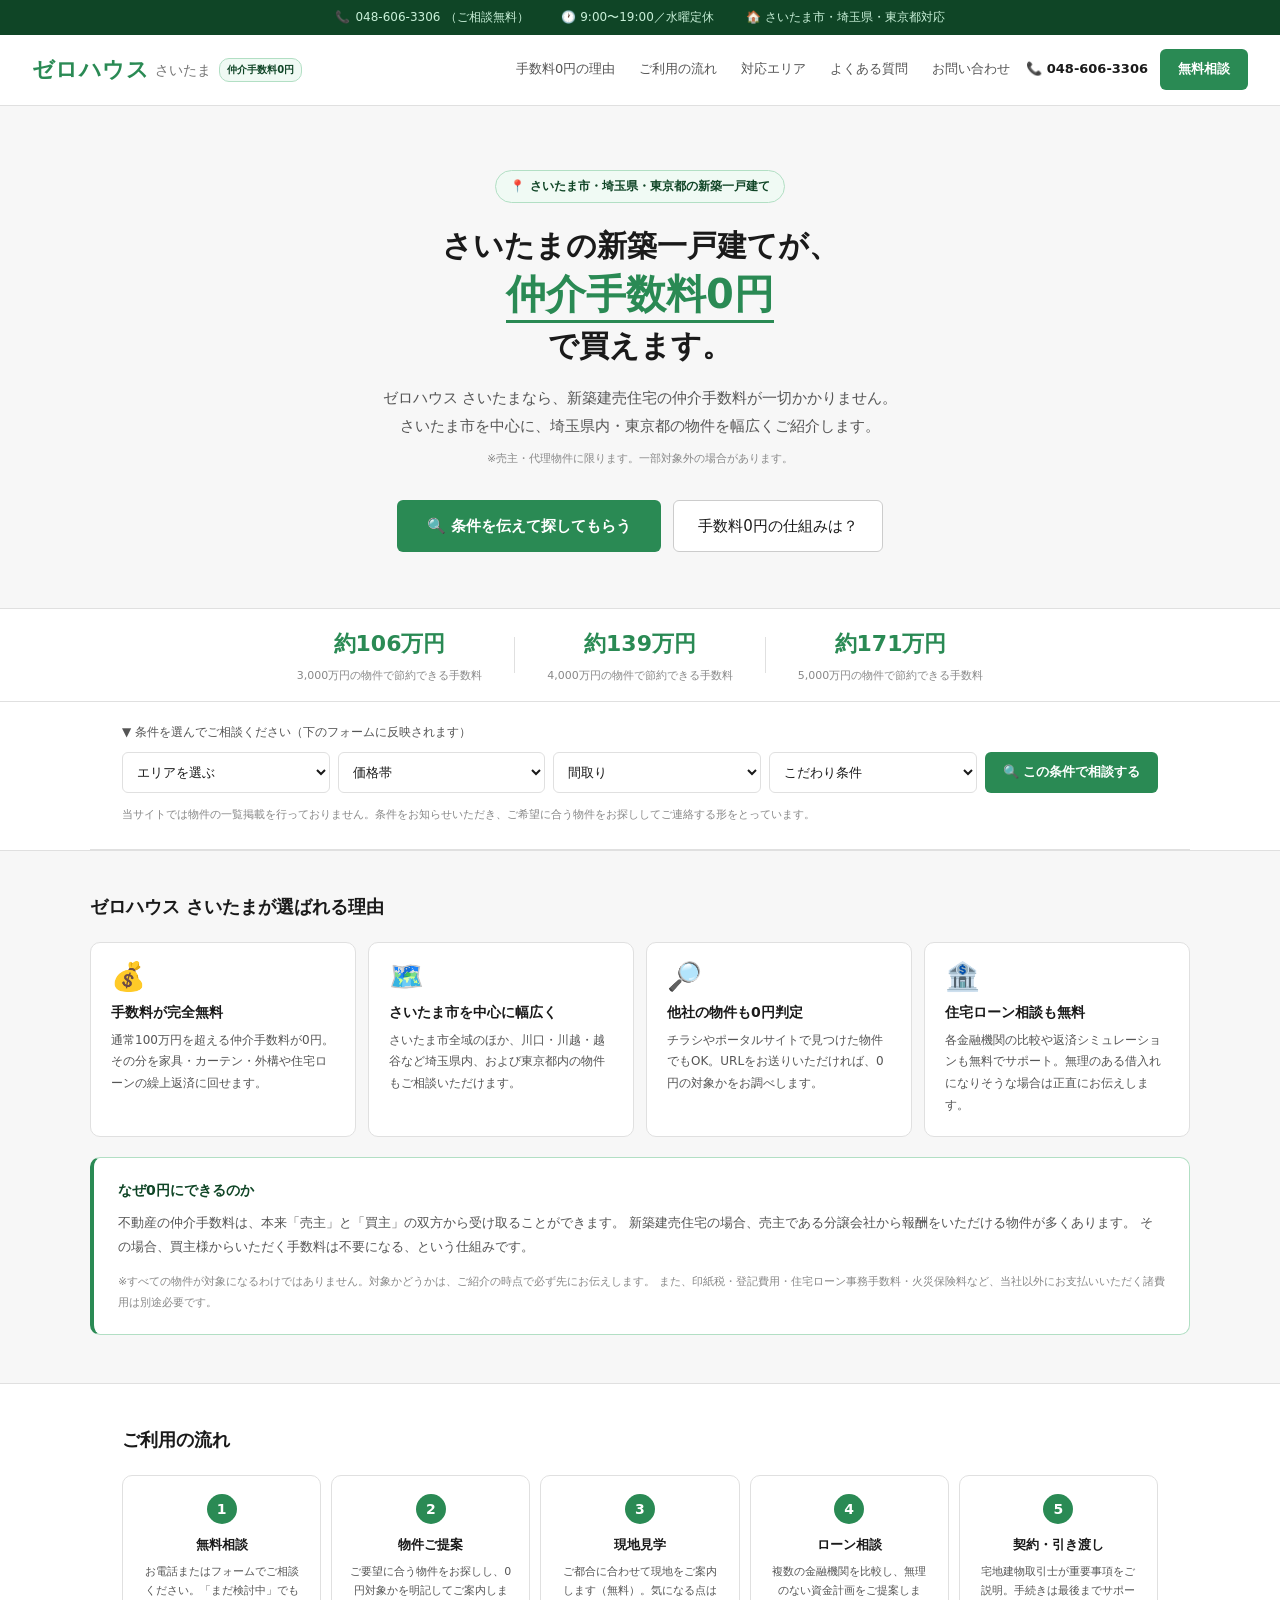
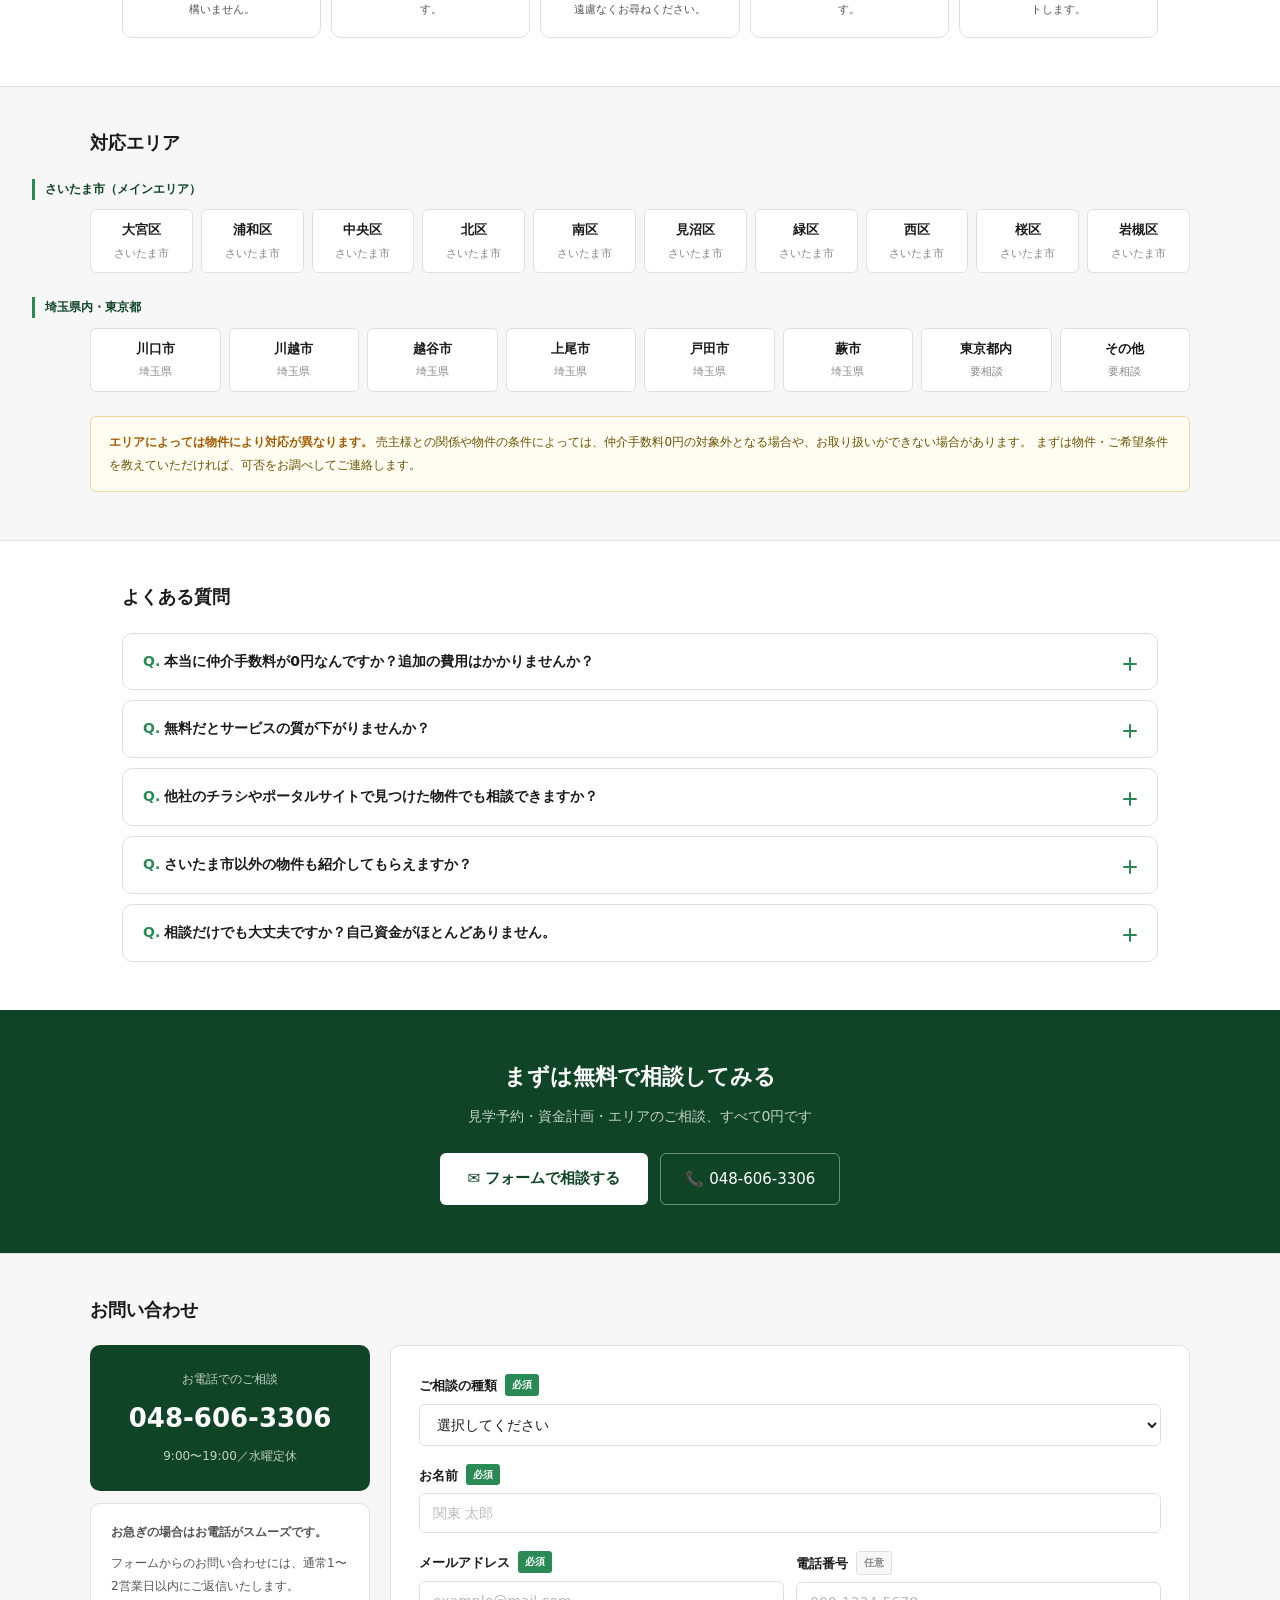
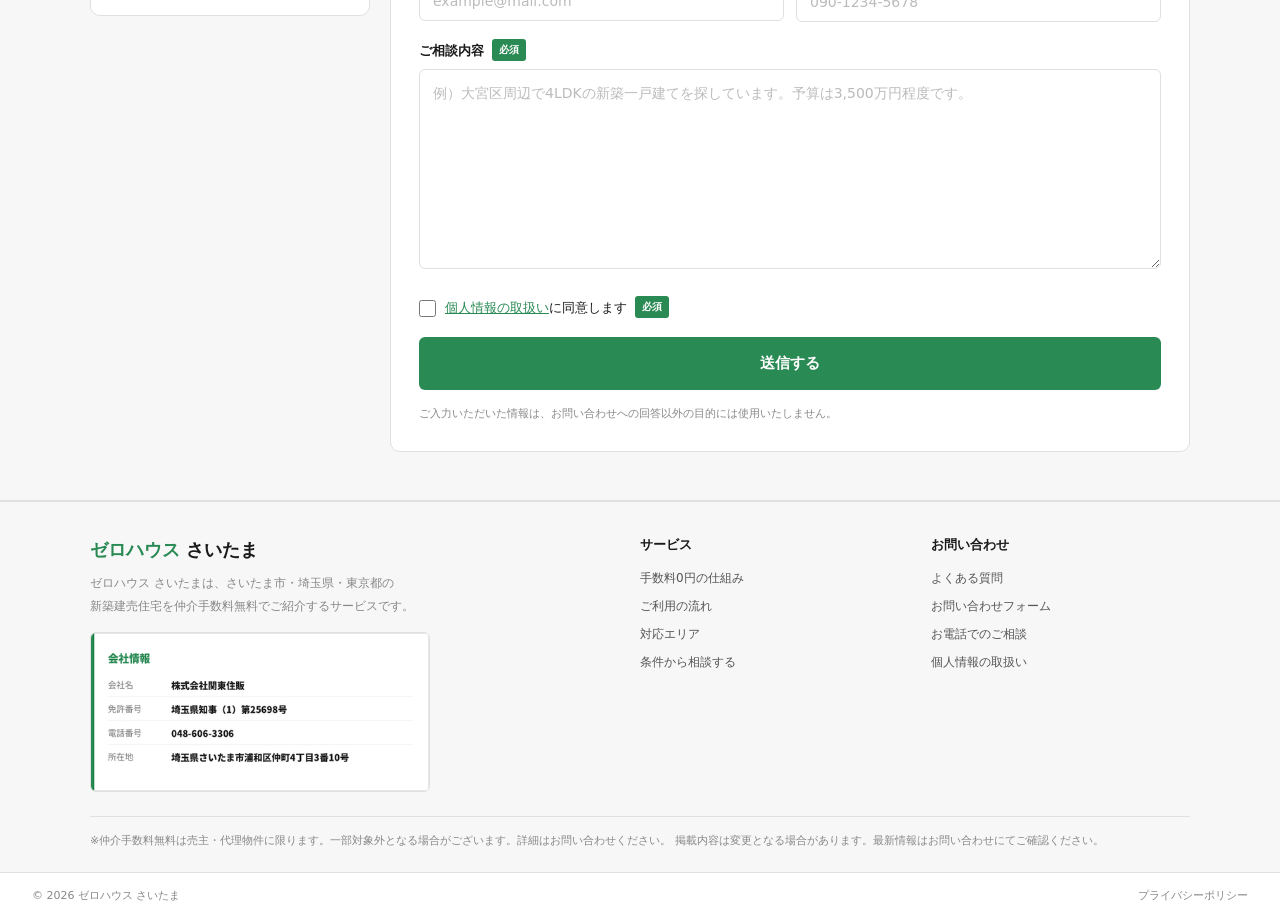
<file: index.html>
<!DOCTYPE html>
<html lang="ja">
<head>
<meta charset="UTF-8">
<meta name="viewport" content="width=device-width, initial-scale=1.0">
<title>ゼロハウス さいたま｜さいたま市の新築一戸建てが仲介手数料0円</title>
<meta name="description" content="さいたま市の新築一戸建て（建売住宅）を仲介手数料0円でご紹介。埼玉県内・東京都の物件にも対応します。3,000万円の物件なら約106万円の節約に。ご相談は無料です。">
<meta name="keywords" content="仲介手数料0円,仲介手数料無料,さいたま市,新築一戸建て,建売住宅,大宮,浦和,埼玉県,東京都">
<link rel="canonical" href="https://zerohouse-saitama.github.io/">

<!-- OGP（LINEやXでURLを共有したときに表示される情報） -->
<meta property="og:type" content="website">
<meta property="og:title" content="ゼロハウス さいたま｜新築一戸建てが仲介手数料0円">
<meta property="og:description" content="さいたま市の新築一戸建てを仲介手数料0円でご紹介。埼玉県内・東京都の物件にも対応します。">
<meta property="og:url" content="https://zerohouse-saitama.github.io/">
<meta property="og:image" content="https://zerohouse-saitama.github.io/assets/img/ogp.png">
<meta property="og:image:width" content="1200">
<meta property="og:image:height" content="630">
<meta name="twitter:card" content="summary_large_image">
<meta property="og:site_name" content="ゼロハウス さいたま">
<meta property="og:locale" content="ja_JP">

<link rel="icon" href="data:image/svg+xml,<svg xmlns='http://www.w3.org/2000/svg' viewBox='0 0 100 100'><rect width='100' height='100' rx='20' fill='%232a8a54'/><path d='M20 52 50 26l30 26v28H20z' fill='none' stroke='%23fff' stroke-width='8' stroke-linejoin='round'/></svg>">
<link rel="stylesheet" href="assets/css/style.css">
</head>
<body>

<a href="#main" class="skip-link">本文へスキップ</a>

<!-- ============ トップバー ============ -->
<div class="topbar">
  <span>📞 <a href="tel:0486063306">048-606-3306</a>（ご相談無料）</span>
  <span>🕐 9:00〜19:00／水曜定休</span>
  <span class="hide-sp">🏠 さいたま市・埼玉県・東京都対応</span>
</div>

<!-- ============ ナビ ============ -->
<nav class="nav" id="nav">
  <a class="logo" href="#top">
    <span class="logo-zero">ゼロハウス</span>
    <span class="logo-city">さいたま</span>
    <span class="logo-tag">仲介手数料0円</span>
  </a>

  <div class="nav-links" id="navLinks">
    <a href="#merit">手数料0円の理由</a>
    <a href="#flow">ご利用の流れ</a>
    <a href="#area">対応エリア</a>
    <a href="#faq">よくある質問</a>
    <a href="#contact">お問い合わせ</a>
  </div>

  <div class="nav-right">
    <a class="nav-tel" href="tel:0486063306">📞 048-606-3306</a>
    <a class="btn-primary" href="#contact">無料相談</a>
  </div>

  <button class="hamburger" id="hamburger" aria-label="メニューを開く" aria-expanded="false" aria-controls="navLinks">
    <span></span><span></span><span></span>
  </button>
</nav>

<main id="main">

<!-- ============ ヒーロー ============ -->
<section class="hero" id="top">
  <div class="hero-pill">📍 さいたま市・埼玉県・東京都の新築一戸建て</div>
  <h1>
    さいたまの新築一戸建てが、<br>
    <span class="hero-zero">仲介手数料0円</span><br>
    で買えます。
  </h1>
  <p class="hero-sub">
    ゼロハウス さいたまなら、新築建売住宅の仲介手数料が一切かかりません。<br>
    さいたま市を中心に、埼玉県内・東京都の物件を幅広くご紹介します。
  </p>
  <p class="hero-note">※売主・代理物件に限ります。一部対象外の場合があります。</p>
  <div class="hero-btns">
    <a class="btn-hero" href="#search">🔍 条件を伝えて探してもらう</a>
    <a class="btn-secondary" href="#merit">手数料0円の仕組みは？</a>
  </div>
</section>

<!-- ============ 節約額バー ============ -->
<div class="savings-bar" aria-label="節約できる仲介手数料の目安">
  <div class="savings-item">
    <div class="savings-num">約106万円</div>
    <div class="savings-label">3,000万円の物件で節約できる手数料</div>
  </div>
  <div class="savings-div"></div>
  <div class="savings-item">
    <div class="savings-num">約139万円</div>
    <div class="savings-label">4,000万円の物件で節約できる手数料</div>
  </div>
  <div class="savings-div"></div>
  <div class="savings-item">
    <div class="savings-num">約171万円</div>
    <div class="savings-label">5,000万円の物件で節約できる手数料</div>
  </div>
</div>

<!-- ============ 条件から相談 ============ -->
<section class="search-wrap" id="search">
  <div class="search-label">▼ 条件を選んでご相談ください（下のフォームに反映されます）</div>
  <div class="search-row">
    <select id="sArea" aria-label="エリア">
      <option value="">エリアを選ぶ</option>
      <option>さいたま市大宮区</option>
      <option>さいたま市浦和区</option>
      <option>さいたま市中央区</option>
      <option>さいたま市北区</option>
      <option>さいたま市南区</option>
      <option>さいたま市見沼区</option>
      <option>さいたま市緑区</option>
      <option>さいたま市西区</option>
      <option>さいたま市桜区</option>
      <option>さいたま市岩槻区</option>
      <option>川口市</option>
      <option>川越市</option>
      <option>越谷市</option>
      <option>上尾市</option>
      <option>その他の埼玉県内</option>
      <option>東京都内</option>
    </select>
    <select id="sPrice" aria-label="価格帯">
      <option value="">価格帯</option>
      <option>〜3,000万円</option>
      <option>3,000〜4,000万円</option>
      <option>4,000〜5,000万円</option>
      <option>5,000万円〜</option>
    </select>
    <select id="sMadori" aria-label="間取り">
      <option value="">間取り</option>
      <option>3LDK</option>
      <option>4LDK</option>
      <option>5LDK〜</option>
    </select>
    <select id="sOption" aria-label="こだわり条件">
      <option value="">こだわり条件</option>
      <option>駐車場2台以上</option>
      <option>駅徒歩10分以内</option>
      <option>角地</option>
      <option>南向き</option>
    </select>
    <button class="search-btn" id="searchBtn" type="button">🔍 この条件で相談する</button>
  </div>
  <p class="search-note">
    当サイトでは物件の一覧掲載を行っておりません。条件をお知らせいただき、ご希望に合う物件をお探ししてご連絡する形をとっています。
  </p>
</section>

<!-- ============ 選ばれる理由 ============ -->
<section class="section section-alt" id="merit">
  <div class="sec-hd"><h2 class="sec-title">ゼロハウス さいたまが選ばれる理由</h2></div>
  <div class="merit-grid">
    <div class="merit-card">
      <div class="merit-icon" aria-hidden="true">💰</div>
      <h3 class="merit-title">手数料が完全無料</h3>
      <p class="merit-desc">通常100万円を超える仲介手数料が0円。その分を家具・カーテン・外構や住宅ローンの繰上返済に回せます。</p>
    </div>
    <div class="merit-card">
      <div class="merit-icon" aria-hidden="true">🗺️</div>
      <h3 class="merit-title">さいたま市を中心に幅広く</h3>
      <p class="merit-desc">さいたま市全域のほか、川口・川越・越谷など埼玉県内、および東京都内の物件もご相談いただけます。</p>
    </div>
    <div class="merit-card">
      <div class="merit-icon" aria-hidden="true">🔎</div>
      <h3 class="merit-title">他社の物件も0円判定</h3>
      <p class="merit-desc">チラシやポータルサイトで見つけた物件でもOK。URLをお送りいただければ、0円の対象かをお調べします。</p>
    </div>
    <div class="merit-card">
      <div class="merit-icon" aria-hidden="true">🏦</div>
      <h3 class="merit-title">住宅ローン相談も無料</h3>
      <p class="merit-desc">各金融機関の比較や返済シミュレーションも無料でサポート。無理のある借入れになりそうな場合は正直にお伝えします。</p>
    </div>
  </div>

  <div class="merit-explain">
    <h3 class="merit-explain-title">なぜ0円にできるのか</h3>
    <p>
      不動産の仲介手数料は、本来「売主」と「買主」の双方から受け取ることができます。
      新築建売住宅の場合、売主である分譲会社から報酬をいただける物件が多くあります。
      その場合、買主様からいただく手数料は不要になる、という仕組みです。
    </p>
    <p class="merit-explain-note">
      ※すべての物件が対象になるわけではありません。対象かどうかは、ご紹介の時点で必ず先にお伝えします。
      また、印紙税・登記費用・住宅ローン事務手数料・火災保険料など、当社以外にお支払いいただく諸費用は別途必要です。
    </p>
  </div>
</section>

<!-- ============ ご利用の流れ ============ -->
<section class="section" id="flow">
  <div class="sec-hd"><h2 class="sec-title">ご利用の流れ</h2></div>
  <div class="flow-grid">
    <div class="flow-card">
      <div class="flow-num">1</div>
      <h3 class="flow-title">無料相談</h3>
      <p class="flow-desc">お電話またはフォームでご相談ください。「まだ検討中」でも構いません。</p>
    </div>
    <div class="flow-card">
      <div class="flow-num">2</div>
      <h3 class="flow-title">物件ご提案</h3>
      <p class="flow-desc">ご要望に合う物件をお探しし、0円対象かを明記してご案内します。</p>
    </div>
    <div class="flow-card">
      <div class="flow-num">3</div>
      <h3 class="flow-title">現地見学</h3>
      <p class="flow-desc">ご都合に合わせて現地をご案内します（無料）。気になる点は遠慮なくお尋ねください。</p>
    </div>
    <div class="flow-card">
      <div class="flow-num">4</div>
      <h3 class="flow-title">ローン相談</h3>
      <p class="flow-desc">複数の金融機関を比較し、無理のない資金計画をご提案します。</p>
    </div>
    <div class="flow-card">
      <div class="flow-num">5</div>
      <h3 class="flow-title">契約・引き渡し</h3>
      <p class="flow-desc">宅地建物取引士が重要事項をご説明。手続きは最後までサポートします。</p>
    </div>
  </div>
</section>

<!-- ============ 対応エリア ============ -->
<section class="section section-alt" id="area">
  <div class="sec-hd"><h2 class="sec-title">対応エリア</h2></div>

  <p class="area-group-label">さいたま市（メインエリア）</p>
  <div class="area-grid">
    <div class="area-card"><div class="area-name">大宮区</div><div class="area-sub">さいたま市</div></div>
    <div class="area-card"><div class="area-name">浦和区</div><div class="area-sub">さいたま市</div></div>
    <div class="area-card"><div class="area-name">中央区</div><div class="area-sub">さいたま市</div></div>
    <div class="area-card"><div class="area-name">北区</div><div class="area-sub">さいたま市</div></div>
    <div class="area-card"><div class="area-name">南区</div><div class="area-sub">さいたま市</div></div>
    <div class="area-card"><div class="area-name">見沼区</div><div class="area-sub">さいたま市</div></div>
    <div class="area-card"><div class="area-name">緑区</div><div class="area-sub">さいたま市</div></div>
    <div class="area-card"><div class="area-name">西区</div><div class="area-sub">さいたま市</div></div>
    <div class="area-card"><div class="area-name">桜区</div><div class="area-sub">さいたま市</div></div>
    <div class="area-card"><div class="area-name">岩槻区</div><div class="area-sub">さいたま市</div></div>
  </div>

  <p class="area-group-label">埼玉県内・東京都</p>
  <div class="area-grid">
    <div class="area-card"><div class="area-name">川口市</div><div class="area-sub">埼玉県</div></div>
    <div class="area-card"><div class="area-name">川越市</div><div class="area-sub">埼玉県</div></div>
    <div class="area-card"><div class="area-name">越谷市</div><div class="area-sub">埼玉県</div></div>
    <div class="area-card"><div class="area-name">上尾市</div><div class="area-sub">埼玉県</div></div>
    <div class="area-card"><div class="area-name">戸田市</div><div class="area-sub">埼玉県</div></div>
    <div class="area-card"><div class="area-name">蕨市</div><div class="area-sub">埼玉県</div></div>
    <div class="area-card"><div class="area-name">東京都内</div><div class="area-sub">要相談</div></div>
    <div class="area-card"><div class="area-name">その他</div><div class="area-sub">要相談</div></div>
  </div>

  <p class="area-caution">
    <strong>エリアによっては物件により対応が異なります。</strong>
    売主様との関係や物件の条件によっては、仲介手数料0円の対象外となる場合や、お取り扱いができない場合があります。
    まずは物件・ご希望条件を教えていただければ、可否をお調べしてご連絡します。
  </p>
</section>

<!-- ============ FAQ ============ -->
<section class="section" id="faq">
  <div class="sec-hd"><h2 class="sec-title">よくある質問</h2></div>
  <div class="faq-list">

    <div class="faq-item">
      <button class="faq-q" type="button" aria-expanded="false">
        <span><span class="faq-q-mark">Q.</span>本当に仲介手数料が0円なんですか？追加の費用はかかりませんか？</span>
        <span class="faq-icon" aria-hidden="true"></span>
      </button>
      <div class="faq-a"><p>
        はい。売主様から報酬をいただける仕組みのため、買主様の仲介手数料は0円です。名目を変えた手数料の請求も行いません。
        対象となるのは売主・代理物件です。<br>
        ただし、印紙税・登記費用・住宅ローン事務手数料・火災保険料など、当社以外にお支払いいただく諸費用は別途必要です。
        金額はご契約前に一覧でご提示します。
      </p></div>
    </div>

    <div class="faq-item">
      <button class="faq-q" type="button" aria-expanded="false">
        <span><span class="faq-q-mark">Q.</span>無料だとサービスの質が下がりませんか？</span>
        <span class="faq-icon" aria-hidden="true"></span>
      </button>
      <div class="faq-a"><p>
        物件のご案内、重要事項説明、住宅ローンのご相談、お引渡しまで、有料の場合と変わらない内容でサポートいたします。
        良い点だけでなく、日当たりや周辺環境、将来の修繕費用など、気になる点も同じようにご説明します。
      </p></div>
    </div>

    <div class="faq-item">
      <button class="faq-q" type="button" aria-expanded="false">
        <span><span class="faq-q-mark">Q.</span>他社のチラシやポータルサイトで見つけた物件でも相談できますか？</span>
        <span class="faq-icon" aria-hidden="true"></span>
      </button>
      <div class="faq-a"><p>
        はい。物件名・所在地・掲載ページのURLなど、分かる範囲でお知らせください。
        仲介手数料0円の対象になるかをお調べしてご連絡します。対象外の場合も、その理由をはっきりお伝えします。
      </p></div>
    </div>

    <div class="faq-item">
      <button class="faq-q" type="button" aria-expanded="false">
        <span><span class="faq-q-mark">Q.</span>さいたま市以外の物件も紹介してもらえますか？</span>
        <span class="faq-icon" aria-hidden="true"></span>
      </button>
      <div class="faq-a"><p>
        埼玉県内および東京都内の物件もご相談いただけます。
        ただし物件によっては、0円の対象外となる場合や、お取り扱いができない場合があります。
        まずは物件を教えていただければ、可否をお調べします。
      </p></div>
    </div>

    <div class="faq-item">
      <button class="faq-q" type="button" aria-expanded="false">
        <span><span class="faq-q-mark">Q.</span>相談だけでも大丈夫ですか？自己資金がほとんどありません。</span>
        <span class="faq-icon" aria-hidden="true"></span>
      </button>
      <div class="faq-a"><p>
        もちろん大丈夫です。「まだ検討段階」「予算感を知りたい」といったご相談も歓迎しています。
        しつこい営業電話やDMは行いません。<br>
        頭金が少ない場合でも、諸費用を含めた住宅ローンをご利用いただける可能性があります。
        まずは資金計画のご相談からお願いいたします。
      </p></div>
    </div>

  </div>
</section>

<!-- ============ CTA ============ -->
<div class="cta-block">
  <h2>まずは無料で相談してみる</h2>
  <p>見学予約・資金計画・エリアのご相談、すべて0円です</p>
  <div class="cta-btns">
    <a class="cta-white" href="#contact">✉️ フォームで相談する</a>
    <a class="cta-ghost" href="tel:0486063306">📞 048-606-3306</a>
  </div>
</div>

<!-- ============ お問い合わせ ============ -->
<section class="section section-alt" id="contact">
  <div class="sec-hd"><h2 class="sec-title">お問い合わせ</h2></div>

  <div class="contact-wrap">
    <aside class="contact-side">
      <div class="contact-tel">
        <div class="contact-tel-label">お電話でのご相談</div>
        <a class="contact-tel-num" href="tel:0486063306">048-606-3306</a>
        <div class="contact-tel-hours">9:00〜19:00／水曜定休</div>
      </div>
      <div class="contact-note">
        <p><strong>お急ぎの場合はお電話がスムーズです。</strong></p>
        <p>フォームからのお問い合わせには、通常1〜2営業日以内にご返信いたします。</p>
      </div>
    </aside>

    <form class="form" id="contactForm" novalidate>
      <div class="f-row">
        <label class="f-label" for="f-type">ご相談の種類<span class="req">必須</span></label>
        <select class="f-input" id="f-type" name="ご相談の種類" required>
          <option value="">選択してください</option>
          <option>新築一戸建てを探している</option>
          <option>気になる物件が0円対象か知りたい</option>
          <option>住宅ローン・資金計画について</option>
          <option>中古住宅・土地について</option>
          <option>その他</option>
        </select>
        <p class="f-err" data-err></p>
      </div>

      <div class="f-row">
        <label class="f-label" for="f-name">お名前<span class="req">必須</span></label>
        <input class="f-input" type="text" id="f-name" name="お名前" autocomplete="name" placeholder="関東 太郎" required>
        <p class="f-err" data-err></p>
      </div>

      <div class="f-row f-row-half">
        <div>
          <label class="f-label" for="f-mail">メールアドレス<span class="req">必須</span></label>
          <input class="f-input" type="email" id="f-mail" name="メールアドレス" autocomplete="email" placeholder="example@mail.com" required>
          <p class="f-err" data-err></p>
        </div>
        <div>
          <label class="f-label" for="f-tel">電話番号<span class="opt">任意</span></label>
          <input class="f-input" type="tel" id="f-tel" name="電話番号" autocomplete="tel" placeholder="090-1234-5678">
          <p class="f-err" data-err></p>
        </div>
      </div>

      <div class="f-row">
        <label class="f-label" for="f-msg">ご相談内容<span class="req">必須</span></label>
        <textarea class="f-input" id="f-msg" name="ご相談内容" rows="7" placeholder="例）大宮区周辺で4LDKの新築一戸建てを探しています。予算は3,500万円程度です。" required></textarea>
        <p class="f-err" data-err></p>
      </div>

      <div class="f-row">
        <label class="check">
          <input type="checkbox" id="f-agree" required>
          <span><a href="privacy.html" target="_blank" rel="noopener">個人情報の取扱い</a>に同意します<span class="req">必須</span></span>
        </label>
        <p class="f-err" data-err></p>
      </div>

      <button class="btn-hero btn-block" type="submit" id="submitBtn">送信する</button>
      <p class="f-status" id="formStatus" role="status" aria-live="polite"></p>
      <p class="f-note">ご入力いただいた情報は、お問い合わせへの回答以外の目的には使用いたしません。</p>
    </form>
  </div>
</section>

</main>

<!-- ============ フッター ============ -->
<footer class="footer-main">
  <div class="footer-cols">
    <div>
      <div class="f-logo"><span class="f-logo-zero">ゼロハウス</span> さいたま</div>
      <div class="f-tagline">
        ゼロハウス さいたまは、さいたま市・埼玉県・東京都の<br>
        新築建売住宅を仲介手数料無料でご紹介するサービスです。
      </div>
      <!-- 会社情報：検索エンジンに拾われないよう画像で表示しています -->
      <img class="f-company-img" src="assets/img/company.png" alt="会社情報" width="480" height="224" loading="lazy">
    </div>
    <div>
      <div class="f-col-title">サービス</div>
      <div class="f-links">
        <a href="#merit">手数料0円の仕組み</a>
        <a href="#flow">ご利用の流れ</a>
        <a href="#area">対応エリア</a>
        <a href="#search">条件から相談する</a>
      </div>
    </div>
    <div>
      <div class="f-col-title">お問い合わせ</div>
      <div class="f-links">
        <a href="#faq">よくある質問</a>
        <a href="#contact">お問い合わせフォーム</a>
        <a href="tel:0486063306">お電話でのご相談</a>
        <a href="privacy.html">個人情報の取扱い</a>
      </div>
    </div>
  </div>
  <div class="f-note-legal">
    ※仲介手数料無料は売主・代理物件に限ります。一部対象外となる場合がございます。詳細はお問い合わせください。
    掲載内容は変更となる場合があります。最新情報はお問い合わせにてご確認ください。
  </div>
</footer>

<div class="footer-bottom">
  <span>&copy; <span id="year">2026</span> ゼロハウス さいたま</span>
  <div class="footer-bottom-links">
    <a href="privacy.html">プライバシーポリシー</a>
  </div>
</div>

<a class="fab" href="tel:0486063306" aria-label="電話をかける">
  <span aria-hidden="true">📞</span>
  <span class="fab-text">お電話</span>
</a>

<script src="assets/js/main.js"></script>
</body>
</html>
</file>
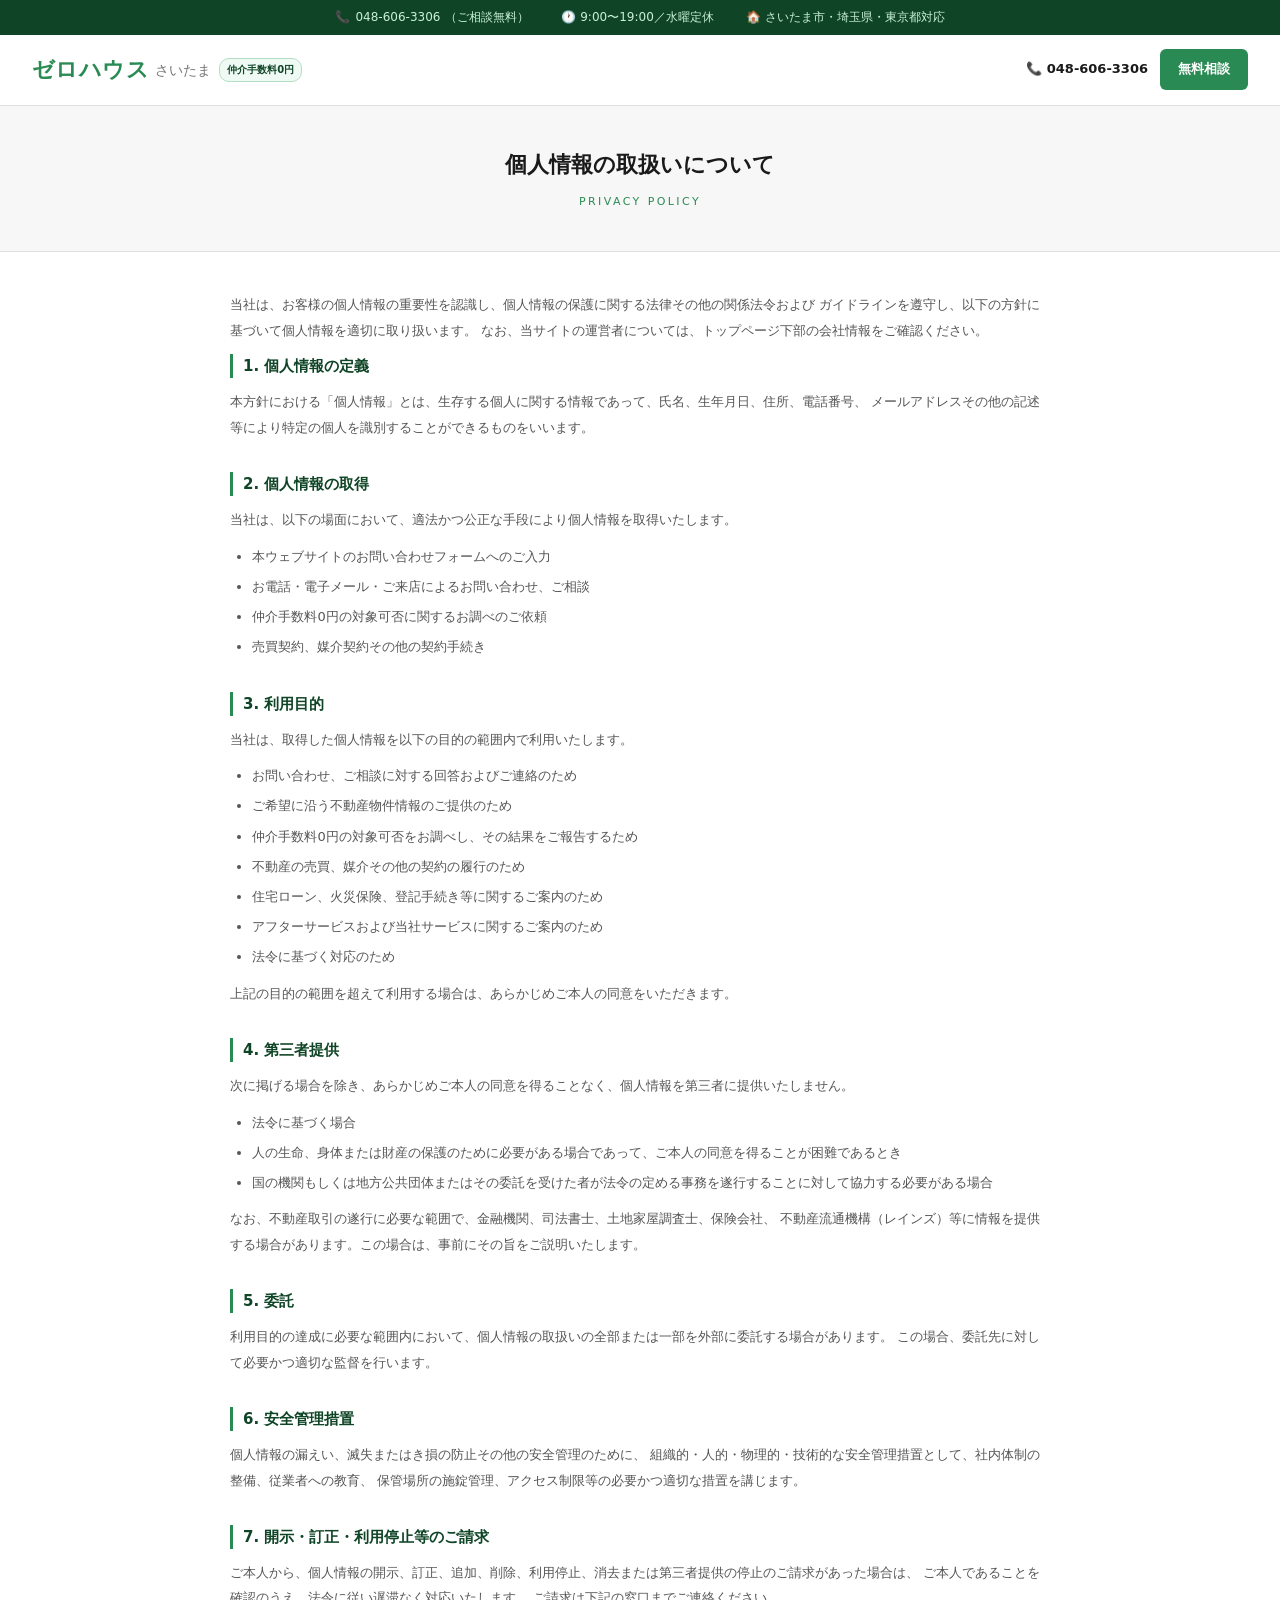
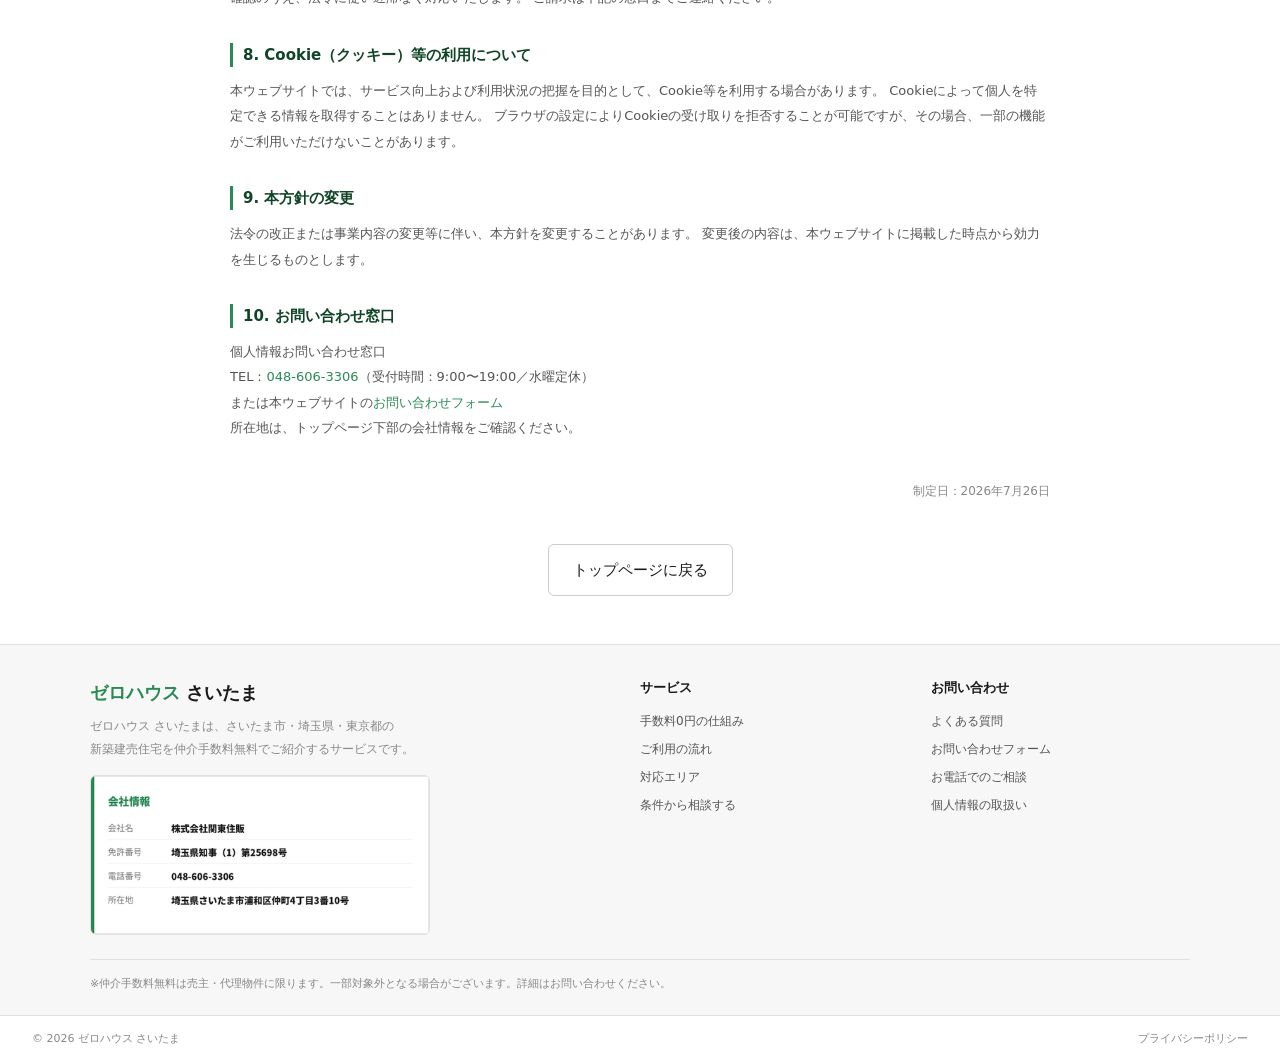
<file: privacy.html>
<!DOCTYPE html>
<html lang="ja">
<head>
<meta charset="UTF-8">
<meta name="viewport" content="width=device-width, initial-scale=1.0">
<title>個人情報の取扱いについて｜ゼロハウス さいたま</title>
<meta name="description" content="ゼロハウス さいたまにおける個人情報の取扱い方針をご説明します。">
<link rel="icon" href="data:image/svg+xml,<svg xmlns='http://www.w3.org/2000/svg' viewBox='0 0 100 100'><rect width='100' height='100' rx='20' fill='%232a8a54'/><path d='M20 52 50 26l30 26v28H20z' fill='none' stroke='%23fff' stroke-width='8' stroke-linejoin='round'/></svg>">
<link rel="stylesheet" href="assets/css/style.css">
<style>
  .page-head{
    background:var(--surface-bg); border-bottom:1px solid var(--border);
    padding:2.5rem 2rem; text-align:center;
  }
  .page-head h1{ font-size:22px; font-weight:700; color:var(--text-primary); }
  .page-head p{ font-size:11px; letter-spacing:.22em; color:var(--primary); margin-top:8px; }

  .legal{ max-width:820px; margin-inline:auto; }
  .legal h2{
    font-size:15px; font-weight:700; color:var(--primary-text);
    margin:2rem 0 .7rem; padding-left:10px; border-left:3px solid var(--primary);
    line-height:1.6;
  }
  .legal h2:first-of-type{ margin-top:0; }
  .legal p{ font-size:13px; color:var(--text-secondary); line-height:1.95; margin-bottom:.7rem; }
  .legal ul{ list-style:disc; padding-left:1.4em; margin:.7rem 0; }
  .legal li{ font-size:13px; color:var(--text-secondary); line-height:1.95; margin-bottom:.3rem; }
  .legal .date{ text-align:right; font-size:12px; color:var(--text-muted); margin-top:2.5rem; }
  .legal .back{ text-align:center; margin-top:2.5rem; }
</style>
</head>
<body>

<a href="#main" class="skip-link">本文へスキップ</a>

<div class="topbar">
  <span>📞 <a href="tel:0486063306">048-606-3306</a>（ご相談無料）</span>
  <span>🕐 9:00〜19:00／水曜定休</span>
  <span class="hide-sp">🏠 さいたま市・埼玉県・東京都対応</span>
</div>

<nav class="nav">
  <a class="logo" href="index.html">
    <span class="logo-zero">ゼロハウス</span>
    <span class="logo-city">さいたま</span>
    <span class="logo-tag">仲介手数料0円</span>
  </a>
  <div class="nav-right" style="margin-left:auto;">
    <a class="nav-tel" href="tel:0486063306">📞 048-606-3306</a>
    <a class="btn-primary" href="index.html#contact">無料相談</a>
  </div>
</nav>

<div class="page-head">
  <h1>個人情報の取扱いについて</h1>
  <p>PRIVACY POLICY</p>
</div>

<main id="main" class="section">
  <div class="legal">

    <p>
      当社は、お客様の個人情報の重要性を認識し、個人情報の保護に関する法律その他の関係法令および
      ガイドラインを遵守し、以下の方針に基づいて個人情報を適切に取り扱います。
      なお、当サイトの運営者については、トップページ下部の会社情報をご確認ください。
    </p>

    <h2>1. 個人情報の定義</h2>
    <p>
      本方針における「個人情報」とは、生存する個人に関する情報であって、氏名、生年月日、住所、電話番号、
      メールアドレスその他の記述等により特定の個人を識別することができるものをいいます。
    </p>

    <h2>2. 個人情報の取得</h2>
    <p>当社は、以下の場面において、適法かつ公正な手段により個人情報を取得いたします。</p>
    <ul>
      <li>本ウェブサイトのお問い合わせフォームへのご入力</li>
      <li>お電話・電子メール・ご来店によるお問い合わせ、ご相談</li>
      <li>仲介手数料0円の対象可否に関するお調べのご依頼</li>
      <li>売買契約、媒介契約その他の契約手続き</li>
    </ul>

    <h2>3. 利用目的</h2>
    <p>当社は、取得した個人情報を以下の目的の範囲内で利用いたします。</p>
    <ul>
      <li>お問い合わせ、ご相談に対する回答およびご連絡のため</li>
      <li>ご希望に沿う不動産物件情報のご提供のため</li>
      <li>仲介手数料0円の対象可否をお調べし、その結果をご報告するため</li>
      <li>不動産の売買、媒介その他の契約の履行のため</li>
      <li>住宅ローン、火災保険、登記手続き等に関するご案内のため</li>
      <li>アフターサービスおよび当社サービスに関するご案内のため</li>
      <li>法令に基づく対応のため</li>
    </ul>
    <p>上記の目的の範囲を超えて利用する場合は、あらかじめご本人の同意をいただきます。</p>

    <h2>4. 第三者提供</h2>
    <p>次に掲げる場合を除き、あらかじめご本人の同意を得ることなく、個人情報を第三者に提供いたしません。</p>
    <ul>
      <li>法令に基づく場合</li>
      <li>人の生命、身体または財産の保護のために必要がある場合であって、ご本人の同意を得ることが困難であるとき</li>
      <li>国の機関もしくは地方公共団体またはその委託を受けた者が法令の定める事務を遂行することに対して協力する必要がある場合</li>
    </ul>
    <p>
      なお、不動産取引の遂行に必要な範囲で、金融機関、司法書士、土地家屋調査士、保険会社、
      不動産流通機構（レインズ）等に情報を提供する場合があります。この場合は、事前にその旨をご説明いたします。
    </p>

    <h2>5. 委託</h2>
    <p>
      利用目的の達成に必要な範囲内において、個人情報の取扱いの全部または一部を外部に委託する場合があります。
      この場合、委託先に対して必要かつ適切な監督を行います。
    </p>

    <h2>6. 安全管理措置</h2>
    <p>
      個人情報の漏えい、滅失またはき損の防止その他の安全管理のために、
      組織的・人的・物理的・技術的な安全管理措置として、社内体制の整備、従業者への教育、
      保管場所の施錠管理、アクセス制限等の必要かつ適切な措置を講じます。
    </p>

    <h2>7. 開示・訂正・利用停止等のご請求</h2>
    <p>
      ご本人から、個人情報の開示、訂正、追加、削除、利用停止、消去または第三者提供の停止のご請求があった場合は、
      ご本人であることを確認のうえ、法令に従い遅滞なく対応いたします。
      ご請求は下記の窓口までご連絡ください。
    </p>

    <h2>8. Cookie（クッキー）等の利用について</h2>
    <p>
      本ウェブサイトでは、サービス向上および利用状況の把握を目的として、Cookie等を利用する場合があります。
      Cookieによって個人を特定できる情報を取得することはありません。
      ブラウザの設定によりCookieの受け取りを拒否することが可能ですが、その場合、一部の機能がご利用いただけないことがあります。
    </p>

    <h2>9. 本方針の変更</h2>
    <p>
      法令の改正または事業内容の変更等に伴い、本方針を変更することがあります。
      変更後の内容は、本ウェブサイトに掲載した時点から効力を生じるものとします。
    </p>

    <h2>10. お問い合わせ窓口</h2>
    <p>
      個人情報お問い合わせ窓口<br>
      TEL：<a href="tel:0486063306" style="color:var(--primary);">048-606-3306</a>（受付時間：9:00〜19:00／水曜定休）<br>
      または本ウェブサイトの<a href="index.html#contact" style="color:var(--primary);">お問い合わせフォーム</a><br>
      所在地は、トップページ下部の会社情報をご確認ください。
    </p>

    <p class="date">制定日：2026年7月26日</p>

    <div class="back">
      <a class="btn-secondary" href="index.html">トップページに戻る</a>
    </div>
  </div>
</main>

<footer class="footer-main">
  <div class="footer-cols">
    <div>
      <div class="f-logo"><span class="f-logo-zero">ゼロハウス</span> さいたま</div>
      <div class="f-tagline">
        ゼロハウス さいたまは、さいたま市・埼玉県・東京都の<br>
        新築建売住宅を仲介手数料無料でご紹介するサービスです。
      </div>
      <!-- 会社情報：検索エンジンに拾われないよう画像で表示しています -->
      <img class="f-company-img" src="assets/img/company.png" alt="会社情報" width="480" height="224" loading="lazy">
    </div>
    <div>
      <div class="f-col-title">サービス</div>
      <div class="f-links">
        <a href="index.html#merit">手数料0円の仕組み</a>
        <a href="index.html#flow">ご利用の流れ</a>
        <a href="index.html#area">対応エリア</a>
        <a href="index.html#search">条件から相談する</a>
      </div>
    </div>
    <div>
      <div class="f-col-title">お問い合わせ</div>
      <div class="f-links">
        <a href="index.html#faq">よくある質問</a>
        <a href="index.html#contact">お問い合わせフォーム</a>
        <a href="tel:0486063306">お電話でのご相談</a>
        <a href="privacy.html">個人情報の取扱い</a>
      </div>
    </div>
  </div>
  <div class="f-note-legal">
    ※仲介手数料無料は売主・代理物件に限ります。一部対象外となる場合がございます。詳細はお問い合わせください。
  </div>
</footer>

<div class="footer-bottom">
  <span>&copy; <span id="year">2026</span> ゼロハウス さいたま</span>
  <div class="footer-bottom-links">
    <a href="privacy.html">プライバシーポリシー</a>
  </div>
</div>

<script src="assets/js/main.js"></script>
</body>
</html>
</file>
<file: assets/css/style.css>
@charset "UTF-8";

/* =========================================================
   ゼロハウス さいたま
   style.css
   ---------------------------------------------------------
   色を変えたいときは、下の :root だけ書き換えれば
   サイト全体に反映されます。
   ========================================================= */

:root{
  /* ブランドカラー（グリーン） */
  --primary:        #2a8a54;   /* メイングリーン */
  --primary-dark:   #1a6e3c;   /* 濃いグリーン（ホバー） */
  --primary-deep:   #0f4526;   /* 最も濃いグリーン（トップバー・CTA） */
  --primary-light:  #f0faf4;   /* 薄いグリーン背景 */
  --primary-border: #b2dfc4;   /* 薄いグリーンのボーダー */
  --primary-text:   #0f4526;   /* 薄背景の上の文字色 */

  /* 文字・背景 */
  --text-primary:   #1a1a1a;
  --text-secondary: #555555;
  --text-muted:     #888888;
  --border:         #e0e0e0;
  --surface-bg:     #f7f7f7;
  --white:          #ffffff;

  /* 状態色 */
  --error:          #c62828;

  --radius:         10px;
  --radius-sm:      6px;
  --max:            1100px;

  --font: 'Hiragino Kaku Gothic ProN', 'Hiragino Sans', 'Noto Sans JP',
          'Yu Gothic Medium', 'Yu Gothic', Meiryo, system-ui, sans-serif;
}

/* ---------- リセット ---------- */
*,*::before,*::after{ margin:0; padding:0; box-sizing:border-box; }
html{ scroll-behavior:smooth; scroll-padding-top:76px; -webkit-text-size-adjust:100%; }
body{
  font-family:var(--font);
  color:var(--text-primary);
  background:var(--white);
  line-height:1.75;
}
a{ text-decoration:none; color:inherit; }
img{ display:block; max-width:100%; height:auto; }
ul,ol{ list-style:none; }
button{ font:inherit; color:inherit; cursor:pointer; }
h1,h2,h3,p{ margin:0; }

:focus-visible{ outline:3px solid var(--primary); outline-offset:2px; border-radius:3px; }

.skip-link{ position:absolute; left:-9999px; top:0; z-index:9999; background:var(--primary-deep); color:#fff; padding:12px 20px; }
.skip-link:focus{ left:0; }

.hide-sp{ display:inline-flex; }

/* =========================================================
   トップバー
   ========================================================= */
.topbar{
  background:var(--primary-deep); color:#c8f0d8;
  font-size:12px; padding:7px 2rem;
  display:flex; justify-content:center; align-items:center;
  gap:2rem; flex-wrap:wrap;
}
.topbar span{ display:flex; align-items:center; gap:5px; }
.topbar a{ color:inherit; }
.topbar a:hover{ text-decoration:underline; }

/* =========================================================
   ナビ
   ========================================================= */
.nav{
  display:flex; align-items:center; justify-content:space-between;
  gap:1rem; padding:.9rem 2rem; background:#fff;
  border-bottom:1px solid var(--border);
  position:sticky; top:0; z-index:100;
}
.logo{ display:flex; align-items:center; flex:0 0 auto; }
.logo-zero{ font-size:22px; font-weight:700; color:var(--primary); letter-spacing:.02em; }
.logo-city{ font-size:14px; color:#777; margin-left:6px; }
.logo-tag{
  font-size:10px; background:var(--primary-light); color:var(--primary-text);
  border:1px solid var(--primary-border); padding:2px 7px; border-radius:10px;
  margin-left:8px; font-weight:600; white-space:nowrap;
}

.nav-links{ display:flex; gap:1.5rem; margin-left:auto; }
.nav-links a{ font-size:13px; color:#555; white-space:nowrap; }
.nav-links a:hover{ color:var(--primary); }

.nav-right{ display:flex; align-items:center; gap:12px; flex:0 0 auto; }
.nav-tel{ font-size:13px; font-weight:600; color:var(--text-primary); white-space:nowrap; }
.nav-tel:hover{ color:var(--primary); }

.btn-primary{
  background:var(--primary); color:#fff; border:none;
  padding:9px 18px; border-radius:var(--radius-sm);
  font-size:13px; font-weight:600; white-space:nowrap;
  display:inline-block; transition:background-color .2s;
}
.btn-primary:hover{ background:var(--primary-dark); }

.hamburger{ display:none; width:42px; height:42px; border:0; background:transparent; position:relative; }
.hamburger span{
  position:absolute; left:11px; width:20px; height:2px; background:var(--primary-deep);
  transition:transform .3s, opacity .2s, top .3s;
}
.hamburger span:nth-child(1){ top:14px; }
.hamburger span:nth-child(2){ top:20px; }
.hamburger span:nth-child(3){ top:26px; }
.hamburger.is-open span:nth-child(1){ top:20px; transform:rotate(45deg); }
.hamburger.is-open span:nth-child(2){ opacity:0; }
.hamburger.is-open span:nth-child(3){ top:20px; transform:rotate(-45deg); }

/* =========================================================
   ヒーロー
   ========================================================= */
.hero{
  background:var(--surface-bg); padding:4rem 2rem 3.5rem;
  text-align:center; border-bottom:1px solid var(--border);
}
.hero-pill{
  display:inline-flex; align-items:center; gap:6px;
  background:var(--primary-light); border:1px solid var(--primary-border);
  color:var(--primary-text); font-size:12px; font-weight:600;
  padding:5px 14px; border-radius:20px; margin-bottom:1.25rem;
}
.hero h1{
  font-size:30px; font-weight:700; line-height:1.5;
  color:var(--text-primary); margin-bottom:1rem;
}
.hero-zero{
  display:inline-block; color:var(--primary); font-size:40px;
  border-bottom:3px solid var(--primary); line-height:1.3;
}
.hero-sub{ font-size:15px; color:var(--text-secondary); line-height:1.9; margin-bottom:.5rem; }
.hero-note{ font-size:11px; color:var(--text-muted); margin-bottom:2rem; }
.hero-btns{ display:flex; gap:12px; justify-content:center; flex-wrap:wrap; }

.btn-hero{
  background:var(--primary); color:#fff; border:none;
  padding:13px 30px; border-radius:var(--radius-sm);
  font-size:15px; font-weight:700; display:inline-block;
  transition:background-color .2s;
}
.btn-hero:hover{ background:var(--primary-dark); }
.btn-hero:disabled{ background:var(--text-muted); cursor:not-allowed; }
.btn-block{ display:block; width:100%; }

.btn-secondary{
  background:#fff; color:var(--text-primary);
  border:1px solid #ccc; padding:12px 24px; border-radius:var(--radius-sm);
  font-size:15px; display:inline-block; transition:border-color .2s, color .2s;
}
.btn-secondary:hover{ border-color:var(--primary); color:var(--primary); }

/* =========================================================
   節約額バー
   ========================================================= */
.savings-bar{
  background:#fff; border-bottom:1px solid var(--border);
  padding:1rem 2rem; display:flex; align-items:center; justify-content:center;
  gap:2rem; flex-wrap:wrap;
}
.savings-item{ text-align:center; }
.savings-num{ font-size:22px; font-weight:700; color:var(--primary); }
.savings-label{ font-size:11px; color:var(--text-muted); margin-top:2px; }
.savings-div{ width:1px; height:36px; background:var(--border); }

/* =========================================================
   条件から相談
   ========================================================= */
.search-wrap{
  background:#fff; padding:1.25rem 2rem 1.5rem;
  border-bottom:1px solid var(--border);
  max-width:var(--max); margin-inline:auto;
}
.search-label{ font-size:12px; color:var(--text-secondary); margin-bottom:.6rem; }
.search-row{ display:flex; gap:8px; flex-wrap:wrap; }
.search-row select{
  flex:1; min-width:130px; padding:9px 10px;
  border:1px solid var(--border); border-radius:var(--radius-sm);
  font-size:13px; font-family:inherit; color:var(--text-primary); background:#fff;
  cursor:pointer;
}
.search-btn{
  background:var(--primary); color:#fff; border:none;
  padding:9px 18px; border-radius:var(--radius-sm);
  font-size:13px; font-weight:600; white-space:nowrap;
  transition:background-color .2s;
}
.search-btn:hover{ background:var(--primary-dark); }
.search-note{ font-size:11px; color:var(--text-muted); margin-top:.75rem; line-height:1.8; }

/* =========================================================
   セクション共通
   ========================================================= */
.section{ padding:2.5rem 2rem 3rem; max-width:var(--max); margin-inline:auto; }
.section-alt{
  background:var(--surface-bg);
  border-top:1px solid var(--border); border-bottom:1px solid var(--border);
  max-width:none;
}
.section-alt > *{ max-width:var(--max); margin-inline:auto; }
.sec-hd{ display:flex; align-items:baseline; justify-content:space-between; margin-bottom:1.25rem; }
.sec-title{ font-size:18px; font-weight:700; color:var(--text-primary); }

/* =========================================================
   選ばれる理由
   ========================================================= */
.merit-grid{ display:grid; grid-template-columns:repeat(auto-fit, minmax(190px,1fr)); gap:12px; }
.merit-card{
  background:#fff; border:1px solid var(--border); border-radius:var(--radius);
  padding:1.25rem; transition:border-color .2s, box-shadow .2s;
}
.merit-card:hover{ border-color:var(--primary-border); box-shadow:0 2px 8px rgba(42,138,84,.1); }
.merit-icon{ font-size:28px; margin-bottom:10px; line-height:1; }
.merit-title{ font-size:14px; font-weight:700; color:var(--text-primary); margin-bottom:6px; line-height:1.6; }
.merit-desc{ font-size:12px; color:var(--text-secondary); line-height:1.8; }

.merit-explain{
  margin-top:1.25rem; background:#fff;
  border:1px solid var(--primary-border); border-left:4px solid var(--primary);
  border-radius:var(--radius); padding:1.25rem 1.5rem;
}
.merit-explain-title{ font-size:14px; font-weight:700; color:var(--primary-text); margin-bottom:.5rem; }
.merit-explain p{ font-size:13px; color:var(--text-secondary); line-height:1.9; }
.merit-explain-note{ margin-top:.75rem; font-size:11px !important; color:var(--text-muted) !important; }

/* =========================================================
   ご利用の流れ
   ========================================================= */
.flow-grid{ display:grid; grid-template-columns:repeat(auto-fit, minmax(150px,1fr)); gap:10px; }
.flow-card{
  background:#fff; border:1px solid var(--border); border-radius:var(--radius);
  padding:1.1rem; text-align:center;
}
.flow-num{
  width:30px; height:30px; border-radius:50%; background:var(--primary); color:#fff;
  display:flex; align-items:center; justify-content:center;
  font-size:14px; font-weight:700; margin:0 auto 10px;
}
.flow-title{ font-size:13px; font-weight:700; color:var(--text-primary); margin-bottom:5px; }
.flow-desc{ font-size:11px; color:var(--text-secondary); line-height:1.75; }

/* =========================================================
   対応エリア
   ========================================================= */
.area-group-label{
  font-size:12px; font-weight:700; color:var(--primary-text);
  margin:0 0 .6rem; padding-left:10px; border-left:3px solid var(--primary);
}
.area-grid{
  display:grid; grid-template-columns:repeat(auto-fit, minmax(100px,1fr));
  gap:8px; margin-bottom:1.5rem;
}
.area-card{
  background:#fff; border:1px solid var(--border); border-radius:var(--radius-sm);
  padding:9px 8px; text-align:center; transition:border-color .2s, background-color .2s;
}
.area-card:hover{ border-color:var(--primary); background:var(--primary-light); }
.area-name{ font-size:13px; color:var(--text-primary); font-weight:600; }
.area-sub{ font-size:11px; color:var(--text-muted); margin-top:2px; }

.area-caution{
  background:#fffdf2; border:1px solid #ebd9a0; border-radius:var(--radius-sm);
  padding:.9rem 1.1rem; font-size:12px; color:#6b5200; line-height:1.9;
}
.area-caution strong{ color:#a35b00; }

/* =========================================================
   FAQ（アコーディオン）
   ========================================================= */
.faq-list{ display:flex; flex-direction:column; gap:10px; }
.faq-item{
  background:#fff; border:1px solid var(--border); border-radius:var(--radius);
  overflow:hidden;
}
.faq-q{
  width:100%; background:transparent; border:0; text-align:left;
  display:flex; align-items:flex-start; justify-content:space-between; gap:14px;
  padding:1rem 1.25rem;
  font-size:14px; font-weight:700; color:var(--text-primary); line-height:1.7;
}
.faq-q:hover{ color:var(--primary); }
.faq-q-mark{ color:var(--primary); margin-right:4px; }
.faq-q > span:first-child{ flex:1; }

.faq-icon{ position:relative; flex:0 0 auto; width:14px; height:14px; margin-top:7px; }
.faq-icon::before,.faq-icon::after{
  content:""; position:absolute; background:var(--primary); border-radius:1px; transition:transform .3s;
}
.faq-icon::before{ top:6px; left:0; width:14px; height:2px; }
.faq-icon::after{ top:0; left:6px; width:2px; height:14px; }
.faq-q[aria-expanded="true"] .faq-icon::after{ transform:scaleY(0); }

.faq-a{ display:grid; grid-template-rows:0fr; transition:grid-template-rows .3s ease; }
.faq-a > p{ overflow:hidden; font-size:13px; color:var(--text-secondary); line-height:1.9; padding:0 1.25rem; }
.faq-item.is-open .faq-a{ grid-template-rows:1fr; }
.faq-item.is-open .faq-a > p{ padding-bottom:1.1rem; }

/* =========================================================
   CTA
   ========================================================= */
.cta-block{ background:var(--primary-deep); padding:3rem 2rem; text-align:center; }
.cta-block h2{ font-size:22px; font-weight:700; color:#fff; margin-bottom:.5rem; }
.cta-block p{ font-size:14px; color:rgba(255,255,255,.75); margin-bottom:1.5rem; }
.cta-btns{ display:flex; gap:12px; justify-content:center; flex-wrap:wrap; }
.cta-white{
  background:#fff; color:var(--primary-deep); border:none;
  padding:12px 28px; border-radius:var(--radius-sm);
  font-size:15px; font-weight:700; display:inline-block; transition:background-color .2s;
}
.cta-white:hover{ background:var(--primary-light); }
.cta-ghost{
  background:transparent; color:#fff; border:1px solid rgba(255,255,255,.4);
  padding:12px 24px; border-radius:var(--radius-sm);
  font-size:15px; display:inline-block; transition:background-color .2s;
}
.cta-ghost:hover{ background:rgba(255,255,255,.12); }

/* =========================================================
   お問い合わせ
   ========================================================= */
.contact-wrap{ display:grid; grid-template-columns:280px 1fr; gap:20px; align-items:start; }

.contact-side{ display:grid; gap:12px; }
.contact-tel{
  background:var(--primary-deep); color:#fff;
  border-radius:var(--radius); padding:1.5rem 1.25rem; text-align:center;
}
.contact-tel-label{ font-size:12px; color:rgba(255,255,255,.75); }
.contact-tel-num{ display:block; margin:6px 0 4px; color:#fff; font-size:26px; font-weight:700; }
.contact-tel-num:hover{ text-decoration:underline; }
.contact-tel-hours{ font-size:12px; color:rgba(255,255,255,.75); }
.contact-note{
  background:#fff; border:1px solid var(--border); border-radius:var(--radius);
  padding:1.1rem 1.25rem; font-size:12px; color:var(--text-secondary); line-height:1.9;
}
.contact-note p + p{ margin-top:.5rem; }

.form{ background:#fff; border:1px solid var(--border); border-radius:var(--radius); padding:1.75rem; }
.f-row{ margin-bottom:1.1rem; }
.f-row-half{ display:grid; grid-template-columns:1fr 1fr; gap:12px; }
.f-label{ display:block; font-size:13px; font-weight:700; color:var(--text-primary); margin-bottom:6px; }
.req,.opt{
  display:inline-block; font-size:10px; font-weight:700; margin-left:8px;
  padding:2px 7px; border-radius:3px; vertical-align:2px;
}
.req{ background:var(--primary); color:#fff; }
.opt{ background:var(--surface-bg); color:var(--text-muted); border:1px solid var(--border); }

.f-input{
  width:100%; padding:11px 13px; font-family:inherit; font-size:14px;
  border:1px solid var(--border); border-radius:var(--radius-sm);
  background:#fff; color:var(--text-primary);
  transition:border-color .2s, box-shadow .2s;
}
.f-input:focus{ outline:none; border-color:var(--primary); box-shadow:0 0 0 3px rgba(42,138,84,.13); }
.f-input::placeholder{ color:#bbb; }
textarea.f-input{ resize:vertical; min-height:130px; line-height:1.8; }
select.f-input{ cursor:pointer; }
.f-input.is-error{ border-color:var(--error); background:#fff8f8; }

.f-err{ display:none; margin-top:5px; font-size:12px; color:var(--error); font-weight:700; }
.f-err.is-shown{ display:block; }

.check{ display:flex; align-items:flex-start; gap:9px; font-size:13px; cursor:pointer; }
.check input{ width:17px; height:17px; margin-top:4px; accent-color:var(--primary); flex:0 0 auto; cursor:pointer; }
.check a{ color:var(--primary); text-decoration:underline; }

.f-status{ margin-top:12px; font-size:13px; font-weight:700; text-align:center; }
.f-status.is-ok{ color:var(--primary-dark); }
.f-status.is-ng{ color:var(--error); }
.f-note{ margin-top:14px; font-size:11px; color:var(--text-muted); line-height:1.8; }

/* =========================================================
   フッター
   ========================================================= */
.footer-main{
  background:var(--surface-bg); border-top:1px solid var(--border);
  padding:2rem 2rem 1.25rem;
}
.footer-cols{
  display:grid; grid-template-columns:2fr 1fr 1fr; gap:2rem;
  margin-bottom:1.5rem; max-width:var(--max); margin-inline:auto;
}
.f-logo{ font-size:18px; font-weight:700; margin-bottom:.4rem; }
.f-logo-zero{ color:var(--primary); }
.f-tagline{ font-size:12px; color:var(--text-muted); line-height:1.9; margin-bottom:.9rem; }
.f-company-img{ width:100%; max-width:340px; border-radius:var(--radius-sm); border:1px solid var(--border); }
.f-col-title{ font-size:13px; font-weight:700; color:var(--text-primary); margin-bottom:.7rem; }
.f-links{ display:flex; flex-direction:column; gap:7px; }
.f-links a{ font-size:12px; color:var(--text-secondary); }
.f-links a:hover{ color:var(--primary); }
.f-note-legal{
  max-width:var(--max); margin-inline:auto;
  font-size:11px; color:var(--text-muted); line-height:1.9;
  border-top:1px solid var(--border); padding-top:.9rem;
}

.footer-bottom{
  background:#fff; border-top:1px solid var(--border);
  padding:.8rem 2rem; display:flex; justify-content:space-between; align-items:center;
  font-size:11px; color:var(--text-muted); flex-wrap:wrap; gap:6px;
}
.footer-bottom a{ color:var(--text-muted); }
.footer-bottom a:hover{ color:var(--primary); }
.footer-bottom-links{ display:flex; gap:1rem; }

/* 追従電話ボタン（スマホのみ） */
.fab{
  display:none; position:fixed; right:14px; bottom:14px; z-index:90;
  flex-direction:column; align-items:center; justify-content:center;
  width:58px; height:58px; border-radius:50%;
  background:var(--primary); color:#fff;
  box-shadow:0 6px 18px rgba(42,138,84,.45); font-size:18px;
}
.fab-text{ font-size:9px; font-weight:700; }

@media (prefers-reduced-motion: reduce){
  html{ scroll-behavior:auto; }
  *,*::before,*::after{ transition-duration:.01ms !important; }
}

/* =========================================================
   レスポンシブ
   ========================================================= */
@media (max-width:960px){
  .nav-links{ gap:1rem; }
  .nav-links a{ font-size:12px; }
  .nav-tel{ display:none; }
  .contact-wrap{ grid-template-columns:1fr; }
  .footer-cols{ grid-template-columns:1.4fr 1fr 1fr; gap:1.5rem; }
}

@media (max-width:780px){
  html{ scroll-padding-top:64px; }
  .hide-sp{ display:none; }
  .topbar{ gap:1rem; padding:6px 1rem; font-size:11px; }

  .nav{ padding:.75rem 1rem; flex-wrap:wrap; }
  .hamburger{ display:block; }
  .nav-right{ display:none; }
  .nav-links{
    order:3; width:100%; flex-direction:column; gap:0;
    max-height:0; overflow:hidden; transition:max-height .3s ease;
  }
  .nav-links.is-open{ max-height:60vh; overflow-y:auto; }
  .nav-links a{
    display:block; padding:13px 4px; font-size:14px;
    border-top:1px solid var(--border);
  }

  .hero{ padding:2.5rem 1.25rem 2.5rem; }
  .hero h1{ font-size:22px; }
  .hero-zero{ font-size:30px; }
  .hero-sub{ font-size:14px; }
  .hero-sub br{ display:none; }
  .hero-btns .btn-hero,.hero-btns .btn-secondary{ width:100%; }

  .savings-bar{ gap:1.25rem; padding:1rem 1.25rem; }
  .savings-div{ display:none; }
  .savings-item{ flex:1; min-width:90px; }
  .savings-num{ font-size:18px; }

  .search-wrap{ padding:1.25rem; }
  .search-row select{ min-width:calc(50% - 4px); }
  .search-btn{ width:100%; }

  .section{ padding:2rem 1.25rem 2.5rem; }
  .cta-block{ padding:2.5rem 1.25rem; }
  .cta-btns .cta-white,.cta-btns .cta-ghost{ width:100%; }

  .f-row-half{ grid-template-columns:1fr; }
  .form{ padding:1.25rem; }

  .footer-main{ padding:1.75rem 1.25rem 1.25rem; }
  .footer-cols{ grid-template-columns:1fr; gap:1.5rem; }
  .footer-bottom{ padding:.8rem 1.25rem; }
  .f-tagline br{ display:none; }

  .fab{ display:flex; }
}

@media (max-width:420px){
  .logo-zero{ font-size:19px; }
  .logo-city{ font-size:12px; }
  .logo-tag{ display:none; }
  .area-grid{ grid-template-columns:repeat(3,1fr); }
}
</file>
